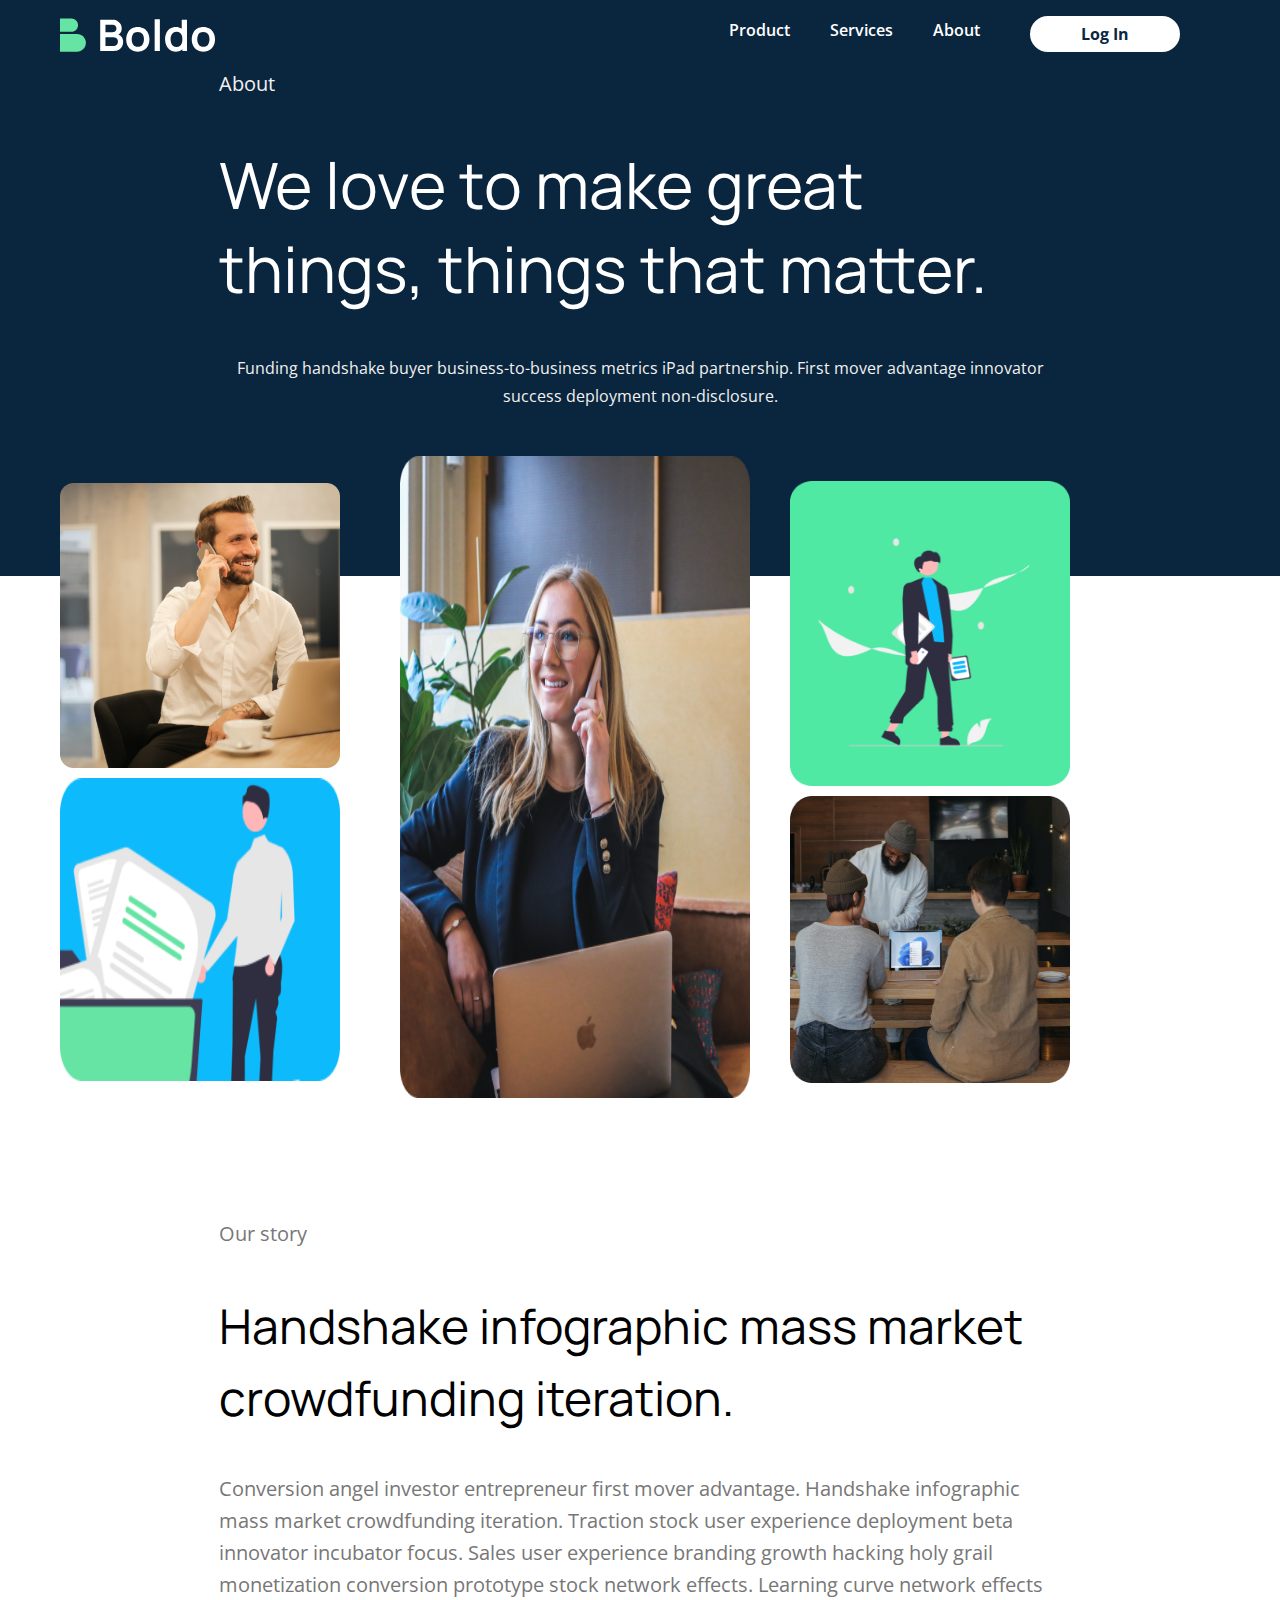
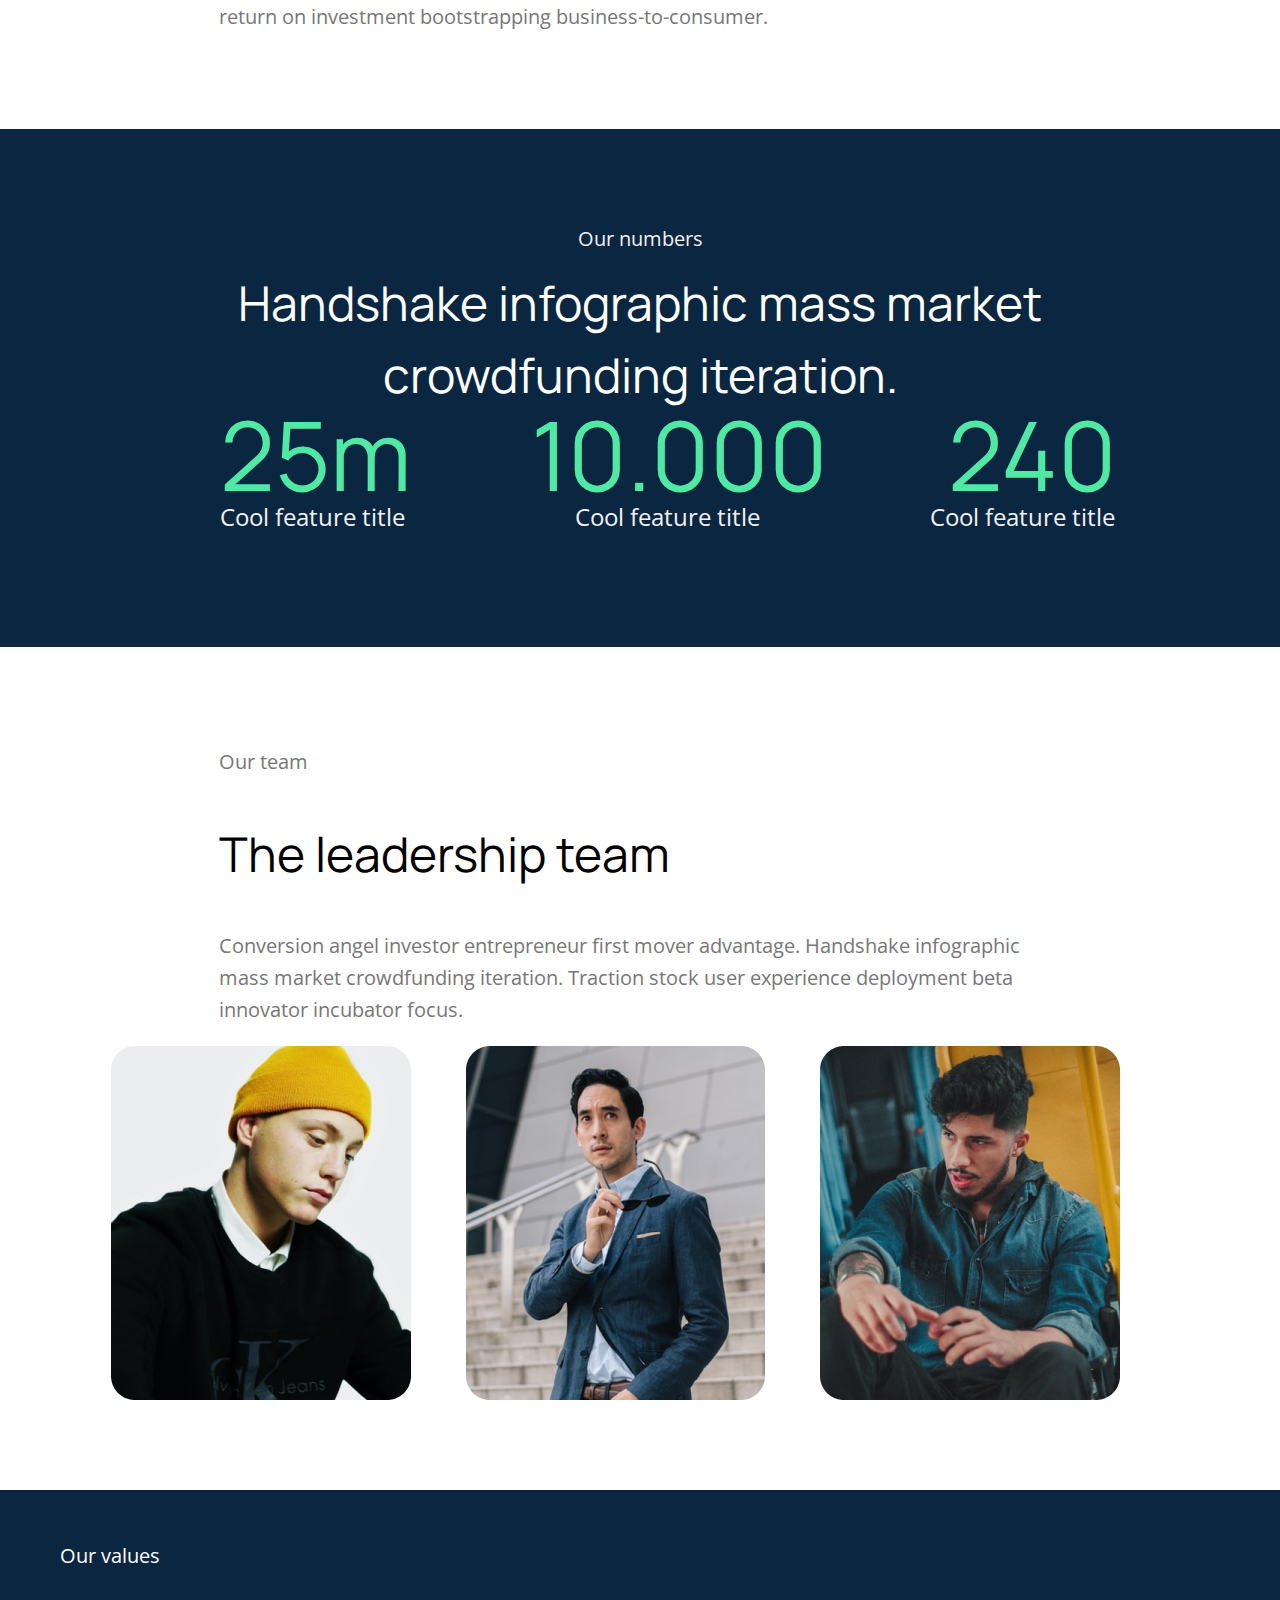
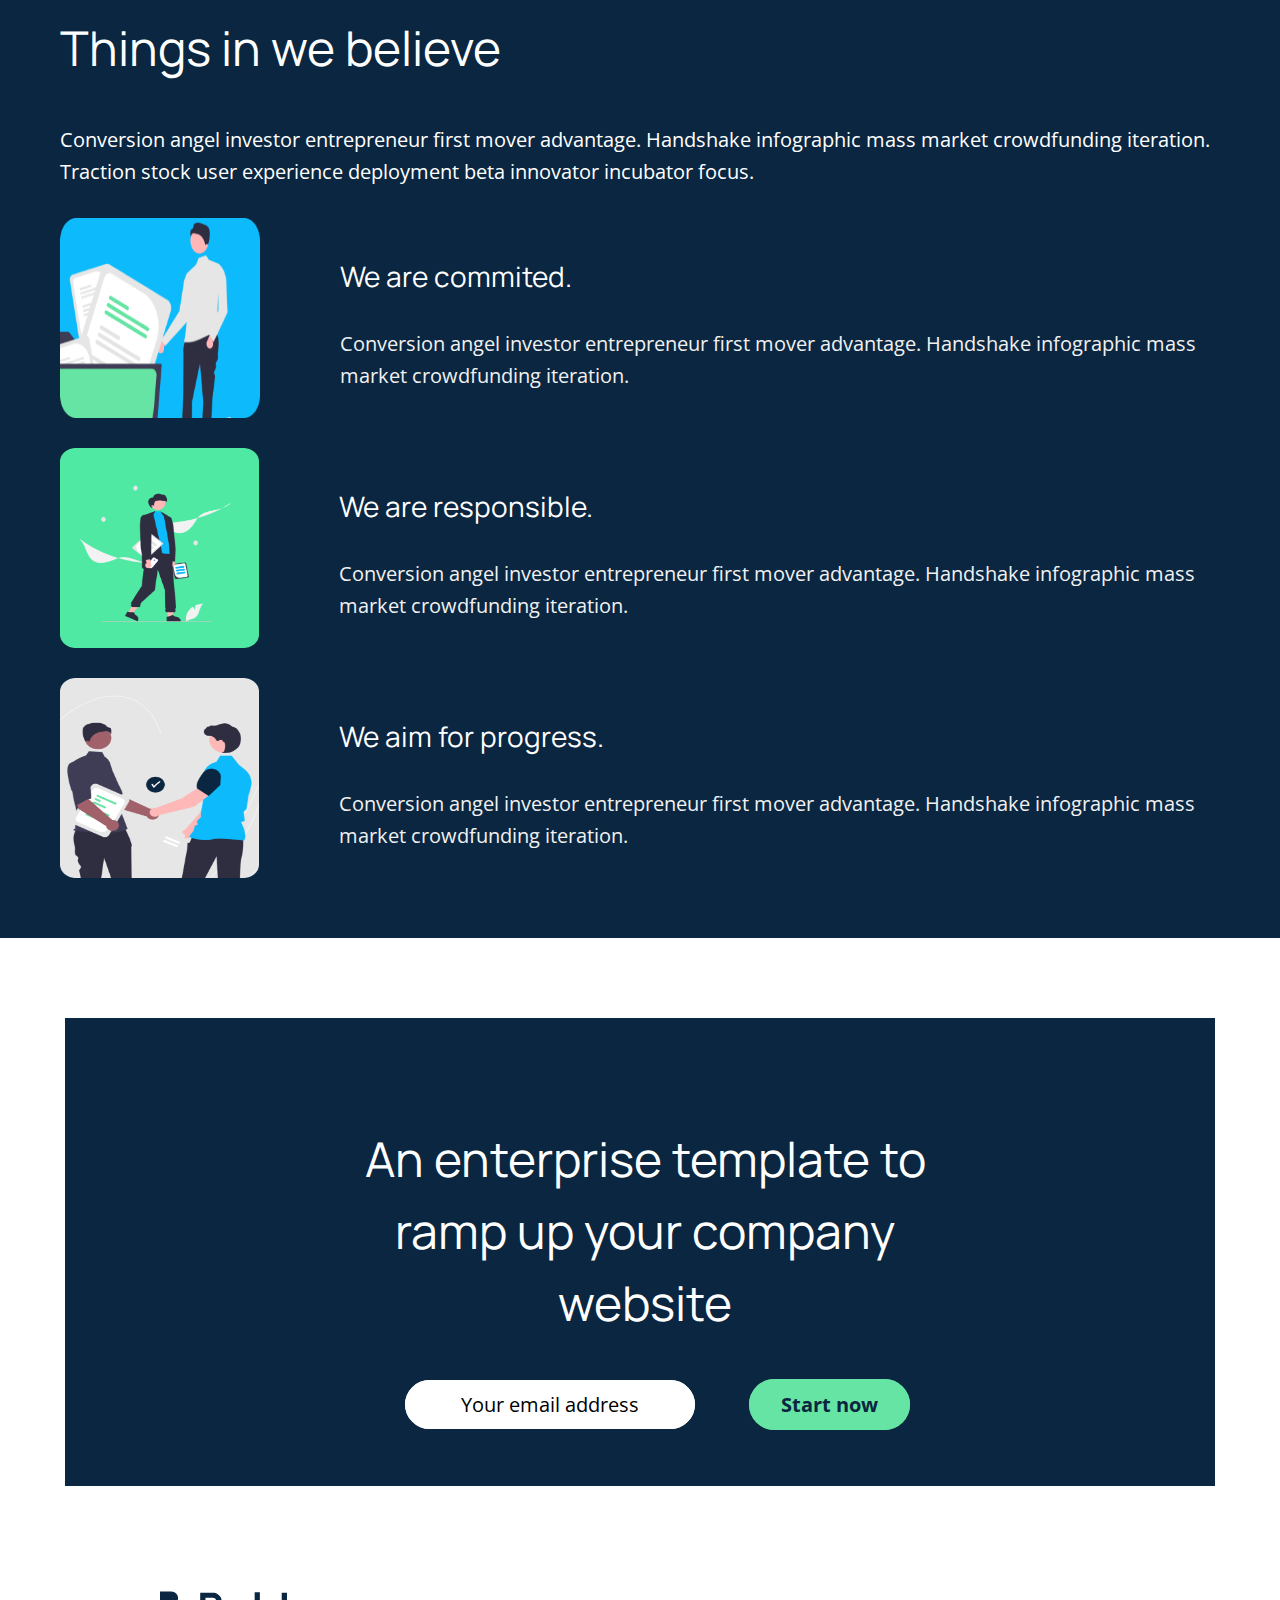
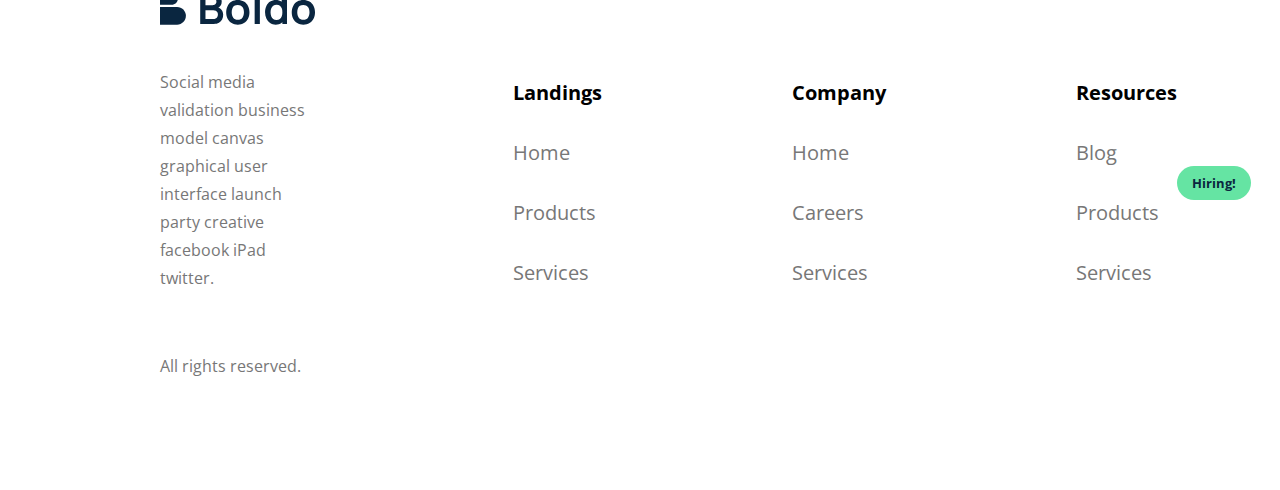
<file: html/about.html>
<!DOCTYPE html>
<html lang="en">
<head>
    <meta charset="UTF-8">
    <meta http-equiv="X-UA-Compatible" content="IE=edge">
    <meta name="viewport" content="width=device-width, initial-scale=1.0">
    <link rel="preconnect" href="https://fonts.googleapis.com">
    <link rel="preconnect" href="https://fonts.gstatic.com" crossorigin>
    <link href="https://fonts.googleapis.com/css2?family=Open+Sans:wght@600;700&display=swap" rel="stylesheet">
    <link rel="preconnect" href="https://fonts.googleapis.com">
    <link rel="preconnect" href="https://fonts.gstatic.com" crossorigin>
    <link href="https://fonts.googleapis.com/css2?family=Manrope&display=swap" rel="stylesheet">
    <link rel="preconnect" href="https://fonts.googleapis.com">
    <link rel="preconnect" href="https://fonts.gstatic.com" crossorigin>
    <link href="https://fonts.googleapis.com/css2?family=Open+Sans&display=swap" rel="stylesheet">
    <link rel="stylesheet" href="../styles/css/about.css">
    <title>About</title>
</head>
<body>
    <header id="about">
        <div class="container">
            <div class="header-info">
                    <img src="../IMG/Logo.svg" alt="site-logo"></a>
                <nav>
                    <ul class="nav-list">
                        <li class="nav-item"><a href="../index.html#index" class="nav-link">Product</a></li>
                        <li class="nav-item"><a href="./blog.html#blog" class="nav-link">Services<a></li>
                        <li class="nav-item"><a href="#" class="nav-link">About</a></li>
                <a href="../index.html" class="logo-link">
                    <a href="#" class="login">Log In</a></nav>
                </nav>
            </div>
        </div>
    </header>
    <main>
        <section class="hero" >
            <div class="container">
                <div class="hero-info">
                    <div class="hero-content">
                        <strong class="hero-str">About</strong>
                        <h1 class="hero-title">We love to make great things, things that matter.</h1>
                        <p class="hero-text">Funding handshake buyer business-to-business metrics iPad partnership. First mover advantage innovator success deployment non-disclosure.</p>
                    </div>
                </div>
            </div>
        </section>
        <section class="hero2 container">
                    <div class="img1">
                        <img src="../IMG/Yigit_telifon.png" alt="alt" class="mtimg" width="300" height="285">
                        <img src="../IMG/Yigit_fayl.png" alt="alt" class="mtimg" width="300" height="303">
                    </div>
                    <div class="img">
                        <img src="../IMG/Qiz_telifon.png" alt="alt" class="imgt" width=460 height=642>
                    </div>
                    <div class="img1">
                        <img src="../IMG/Yigit_tartibsiz.png" alt="alt" class="mtimg" width="302" height="305">
                        <img src="../IMG/3group.png" alt="alt" class="mtimg" width="302" height="287">
                    </div> 
        </section>
        <section class="hero3" >
            <div class="container">
                <div class="hero3-info">
                    <div class="hero3-content">
                        <strong class="hero3-str">Our story</strong>
                        <h2 class="hero3-title">Handshake infographic mass market crowdfunding iteration.</h2>
                        <p class="hero3-text">Conversion angel investor entrepreneur first mover advantage. Handshake infographic mass market crowdfunding iteration. Traction stock user experience deployment beta innovator incubator focus. Sales user experience branding growth hacking holy grail monetization conversion prototype stock network effects. Learning curve network effects return on investment bootstrapping business-to-consumer. </p>
                    </div>
                </div>
            </div>
        </section>
        <section class="hero4">
            <div class="container">
                <div class="hero4-info">
                    <div class="hero4-content">
                        <span class="span1">Our numbers</span>
                        <h2 class="hero4-title">Handshake infographic mass market crowdfunding iteration.</h2>
                        <ul class="ul5">
                            <li class="li5">25m</li>
                            <li class="li5">10.000</li>
                            <li class="li5">240</li>
                        </ul>
                        <ul class="ul6">
                            <li class="li7">Cool feature title</li>
                            <li class="li78">Cool feature title</li>
                            <li class="li78">Cool feature title</li>
                        </ul>                             
                    </div>    
                </div>
            </div>
        </section>
        <section class="hero5">
            <div class="container">
                <div class="hero5-info">
                    <div class="hero5-content">
                        <span class="span2">Our team</span>
                        <h2 class="hero5-title">The leadership team</h2>
                        <p class="hero4-text">Conversion angel investor entrepreneur first mover advantage. Handshake infographic mass market crowdfunding iteration. Traction stock user experience deployment beta innovator incubator focus.</p>
                    </div>
                    <div class="ure-f">
                        <img src="../IMG/scott.png" alt="img" class="no-s">
                        <img src="../IMG/scrute.png" alt="img" class="no-s">
                        <img src="../IMG/pam.png" alt="img" class="no-s">
                    </div>
                </div>
            </div>
        </section>
        <section class="hero6">
            <div class="container">
                <div class="hero6-info">
                    <div class="hero6-content">
                        <span class="span3">Our values</span>
                        <h2 class="hero6-title">Things in we believe</h2>
                        <p class="hero6-text">Conversion angel investor entrepreneur first mover advantage. Handshake infographic mass market crowdfunding iteration. Traction stock user experience deployment beta innovator incubator focus.</p>
                    </div>
                    <div class="flex">
                            <img src="../IMG/Yigit_fayl.png" alt="fayl" width="200" height="200">
                        <div class="wrc1">
                            <h3 class="txth3">We are commited.</h3>
                            <p class="txtp">Conversion angel investor entrepreneur first mover advantage. Handshake infographic mass market crowdfunding iteration. </p>
                        </div>
                    </div> 
                    <div class="flex">
                            <img src="../IMG/Yigit_tartibsiz.png" alt="fayl" width="260" height="200">
                        <div class="wrc1">
                            <h3 class="txth3">We are responsible.</h3>
                            <p class="txtp">Conversion angel investor entrepreneur first mover advantage. Handshake infographic mass market crowdfunding iteration.</p>
                        </div>
                    </div>
                    <div class="flex">
                            <img src="../IMG/ikki_kishi.png" alt="fayl" width="260" height="200">
                        <div class="wrc1">
                            <h3 class="txth3">We aim for progress.</h3>
                            <p class="txtp">Conversion angel investor entrepreneur first mover advantage. Handshake infographic mass market crowdfunding iteration. </p>
                        </div>
                    </div>
                    </div>
                    </div>
        </section>  
        <section-3>
    <div class="section-3-info">
    <h2 class="section-3-title">An enterprise template to ramp up your company website</h2>
    <div class="sec-forms">
        <a href="#" class="mail">Your email address</a>
        <a href="#" class="start">Start now</a>
    </div>
</div>
</section-3>
    </div>
    </main>
    <footer>
        <div class="container">
    <div class="footer-info">
        <div class="footer-content">
            <img src="../IMG/blogo.svg" alt="logo">
            <p class="footer-text">Social media validation business model canvas graphical user interface launch party creative facebook iPad twitter.</p>
            <span class="footer-word">
                All rights reserved.
            </span>
        </div>
        <div class="footer-lists">
             <ul class="footer-list">
            <li><a href="../index.html" class="footer-link"><strong class="qora">Landings</strong></a></li>
            <li><a href="../index.html" class="footer-link">Home</a></li>
            <li><a href="./about.html" class="footer-link">Products</a></li>
            <li><a href="./blog.html" class="footer-link">Services</a></li>
        </ul></div>
        <div class="footer-lists"> <ul class="footer-list">
            <li><a href="../index.html" class="footer-link"><strong class="qora">Company</strong></a></li>
            <li><a href="../index.html" class="footer-link">Home</a></li>
            <li><a href="./about.html" class="footer-link">Careers</a></li>
            <li><a href="./blog.html" class="footer-link">Services</a></li>
        </ul>
    </div>
    <div class="footer-lists">
    <ul class="footer-list">
            <li><a href="../index.html" class="footer-link"><strong class="qora"> Resources</strong></a></li>
            <li><a href="./blog.html" class="footer-link">Blog</a></li>
            <li><a href="./about.html" class="footer-link">Products</a></li>
            <li><a href="./blog.html" class="footer-link">Services</a></li>
        </ul>
    </div>
    <a href="#" class="hiring">Hiring!</a>
</div>
</div>
    </footer>
</body>
</html>
</file>
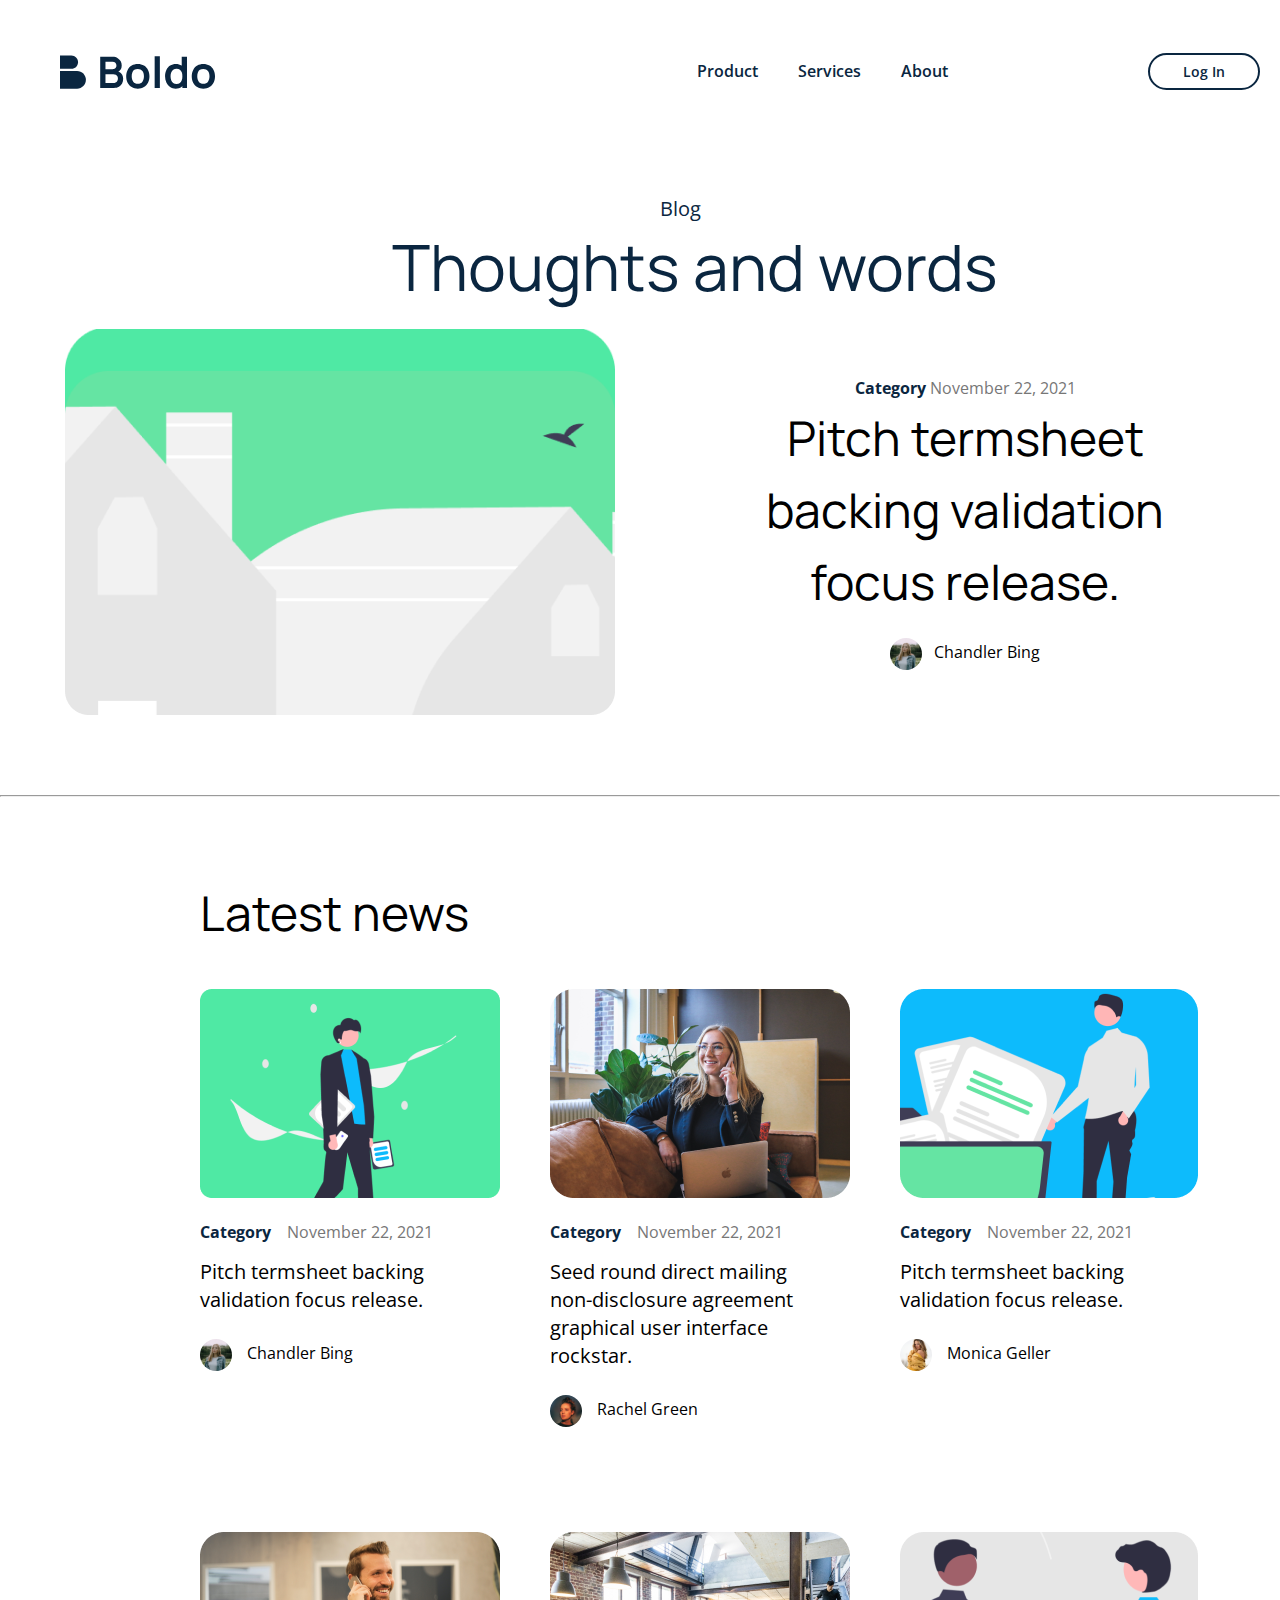
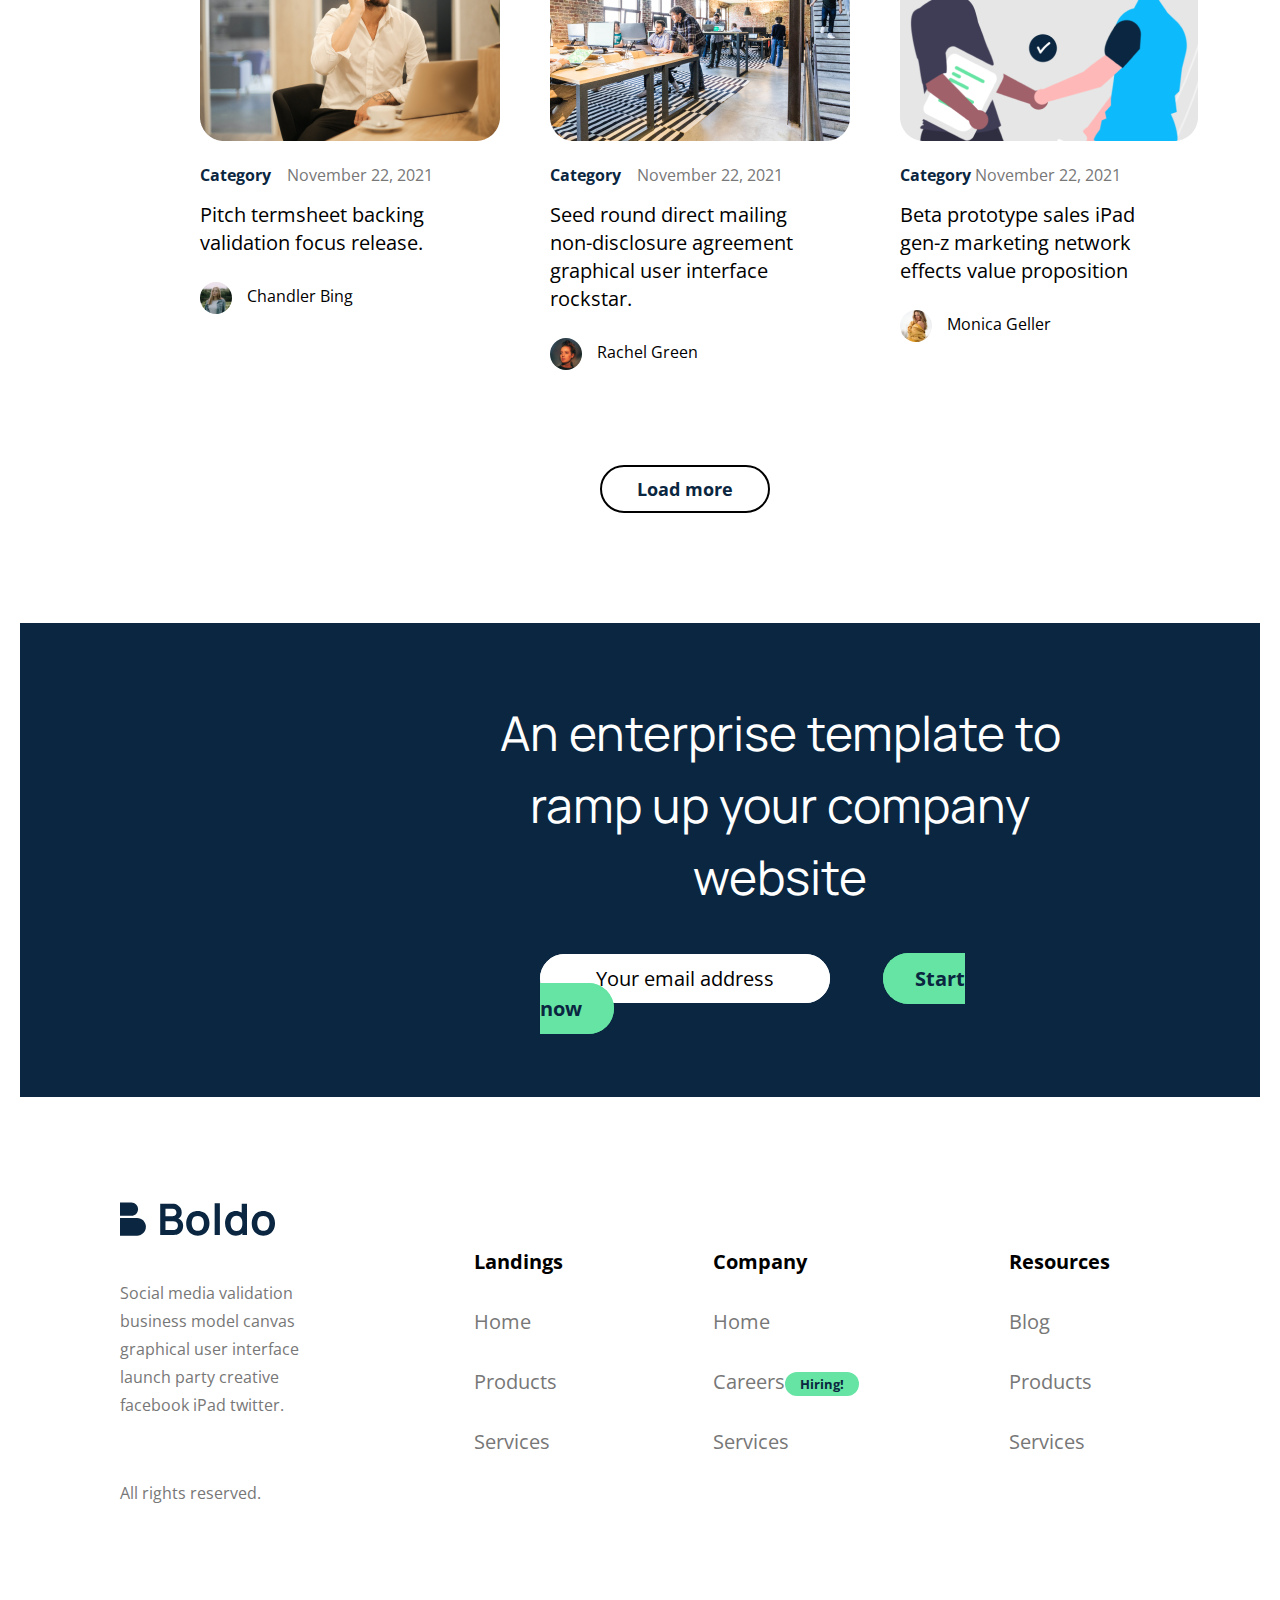
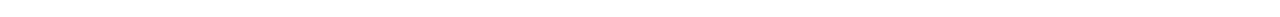
<file: html/blog.html>
<!DOCTYPE html>
<html lang="en">
<head>
    <meta charset="UTF-8">
    <meta http-equiv="X-UA-Compatible" content="IE=edge">
    <meta name="viewport" content="width=device-width, initial-scale=1.0">
    <link rel="stylesheet" href="../styles/css/blog.css">
    <link rel="preconnect" href="https://fonts.googleapis.com">
<link rel="preconnect" href="https://fonts.gstatic.com" crossorigin>
<link href="https://fonts.googleapis.com/css2?family=Manrope:wght@400;700&display=swap" rel="stylesheet">
<link rel="preconnect" href="https://fonts.googleapis.com">
<link rel="preconnect" href="https://fonts.gstatic.com" crossorigin>
<link href="https://fonts.googleapis.com/css2?family=Open+Sans:wght@400;600;700&display=swap" rel="stylesheet">
    <title>uy ishi</title>
</head>
<body>
    <header>
        <div class="container">
            <div class="header-info">
                <img class="img" src="../IMG/blogo.svg" alt="site-logo">
                <nav>
                    <ul class="nav-list">
                        <li class="nav-item"><a href="../index.html" class="nav-link">Product</a></li>
                        <li class="nav-item"><a href="#" class="nav-link">Services</a></li>
                        <li class="nav-item"><a href="./about.html#about" class="nav-link">About</a></li>
                    </ul>
                    <a href="../index.html" class="login">Log In</a>
                </nav>
            </div>
        </div>
    </header>
    <main>  
         <section class="hero">
        <div class="container">
            <div class="hero-info">
                <div class="titr">
              <span class="hero-top">Blog</span>
              <h1 class="hero-title">Thoughts and words</h1>
            </div>
              <div class="hero-box">
                <img src="../IMG/rasm1 (2).png" alt="rasm">
               <div class="hero-content">
                <span class="smaller">Category <strong class="seriy">November 22, 2021</strong></span>
                <h2 class="title-2">Pitch termsheet backing validation focus release.</h2>
                <a href="#" class="hero-img"><img src="../IMG/blog1.svg" alt="logo"><span class="name">Chandler Bing</span></a>
               </div> 
              </div>  
    </div>
</div>
</section>
    <hr>
    <section class="second">
        <div class="conatiner">
        <div class="second-info">
         <h2 class="second-title">Latest news</h2> 
         <div class="second-cards">
            <div class="three-card1">
            <div class="sec-card">
                <img src="../IMG/card1.png" alt="photo">
                <div class="card-box">
                <span class="card-date">Category <strong class="seriy1">November 22, 2021</strong></span>
                <p class="card-text">Pitch termsheet backing validation focus release.</p>
                <a href="#" class="card-login"><img src="../IMG/blog1.svg" alt="logo"><span class="log-name">Chandler Bing</span></a>
            </div>
            </div>
             <div class="sec-card">
                <img src="../IMG/card2.png" alt="photo">
                <div class="card-box">
                <span class="card-date">Category <strong class="seriy1">November 22, 2021</strong></span>
                <p class="card-text">Seed round direct mailing non-disclosure agreement graphical user interface rockstar.</p>
                 <a href="#" class="card-login"><img src="../IMG/blog2.svg" alt="logo"><span class="log-name">Rachel Green</span></a>
                </div>
            </div>
             <div class="sec-card">
                <img src="../IMG/card3.png" alt="photo">
              <div class="card-box">
                <span class="card-date">Category <strong class="seriy1">November 22, 2021</strong></span>
                <p class="card-text">Pitch termsheet backing validation focus release.</p>
                 <a href="#" class="card-login"><img src="../IMG/blog3.svg" alt="logo"><span class="log-name">Monica Geller</span></a>
                </div>
                </div>
            </div>
            <div class="three-card2">
             <div class="sec-card">
                <img src="../IMG/card4.png" alt="photo">
                <div class="card-box">
                <span class="card-date">Category <strong class="seriy1">November 22, 2021</strong></span>
                <p class="card-text">Pitch termsheet backing validation focus release.</p>
                 <a href="#" class="card-login"><img src="../IMG/blog1.svg" alt="logo"><span class="log-name">Chandler Bing</span></a>
                </div>
            </div>
             <div class="sec-card">
                <img src="../IMG/card5mini.png" alt="photo">
                <div class="card-box">
                <span class="card-date">Category <strong class="seriy1">November 22, 2021</strong></span>
                <p class="card-text">Seed round direct mailing non-disclosure agreement graphical user interface rockstar.</p>
                <a href="#" class="card-login"><img src="../IMG/blog2.svg" alt="logo"><span class="log-name">Rachel Green</span></a>
            </div>
            </div>
             <div class="sec-card">
                <img src="../IMG/card6.png" alt="photo">
                <div class="card-box">
                <span class="card-date">Category <strong class="seriy">November 22, 2021</strong></span>
                <p class="card-text">Beta prototype sales iPad gen-z marketing network effects value proposition</p>
                 <a href="#" class="card-login"><img src="../IMG/blog3.svg" alt="logo"><span class="log-name">Monica Geller</span></a>
                </div>
            </div>
        </div>
         </div>
         <a href="../html/about.html" class="more">Load more</a>  
        </div>
    </div>
    </section>
<section-3>
    <div class="container">
    <div class="section-3-info">
    <h2 class="section-3-title">An enterprise template to ramp up your company website</h2>
    <div class="sec-forms">
        <a href="#" class="mail">Your email address</a>
        <a href="#" class="start">Start now</a>
    </div>
</div>
</div>
</section-3>
    </main>
    <footer>
        <div class="container">
    <div class="footer-info">
        <div class="footer-content">
            <img src="../IMG/blogo.svg" alt="logo">
            <p class="footer-text">Social media validation business model canvas graphical user interface launch party creative facebook iPad twitter.</p>
            <span class="footer-word">
                All rights reserved.
            </span>
        </div>
        <div class="footer-lists">
             <ul class="footer-list">
            <li><a href="../index.html" class="footer-link"><strong class="qora">Landings</strong></a></li>
            <li><a href="../index.html" class="footer-link">Home</a></li>
            <li><a href="./about.html" class="footer-link">Products</a></li>
            <li><a href="./blog.html" class="footer-link">Services</a></li>
        </ul></div>
        <div class="footer-lists"> <ul class="footer-list">
            <li><a href="../index.html" class="footer-link"><strong class="qora">Company</strong></a></li>
            <li><a href="../index.html" class="footer-link">Home</a></li>
            <li><a href="./about.html" class="footer-link">Careers</a><span class="hiring">Hiring!</span></li>
            <li><a href="./blog.html" class="footer-link">Services</a></li>
        </ul>
    </div>
    <div class="footer-lists">
    <ul class="footer-list">
            <li><a href="../index.html" class="footer-link"><strong class="qora"> Resources</strong></a></li>
            <li><a href="./blog.html" class="footer-link">Blog</a></li>
            <li><a href="./about.html" class="footer-link">Products</a></li>
            <li><a href="./blog.html" class="footer-link">Services</a></li>
        </ul>
    </div>
</div>
</div>
    </footer>
</body>
</html>
</file>
<file: styles/css/about.css>
* {
  box-sizing: border-box;
}

img {
  vertical-align: middle;
}

body {
  font-family: "Open Sans", sans-serif;
  padding: 0;
  margin: 0;
}

.container {
  width: 1200px;
  padding: 0 20px;
  margin: 0 auto;
}

.visually-hidden {
  position: absolute;
  width: 1px;
  height: 1px;
  margin: -1px;
  padding: 0;
  overflow: hidden;
  border: 0;
  clip: rect(0 0 0 0);
}

header {
  background-color: #0A253E;
}

.header-info {
  display: flex;
  justify-content: space-between;
  align-items: center;
}

nav {
  display: flex;
  justify-content: space-between;
  align-items: center;
}

.nav-list {
  list-style: none;
  display: flex;
  margin-right: 40px;
}

.nav-item {
  margin-left: 40px;
}

.nav-link {
  text-decoration: none;
  font-family: "Open Sans", sans-serif;
  font-weight: 600;
  font-size: 16px;
  line-height: 28px;
  display: flex;
  align-items: center;
  color: #FFFFFF;
  font-style: normal;
}

.login {
  text-decoration: none;
  font-family: "Open Sans";
  font-style: normal;
  font-weight: 700;
  font-size: 16px;
  line-height: 24px;
  display: flex;
  align-items: center;
  color: #0A2640;
  background: #FFFFFF;
  border: 2px solid #FFFFFF;
  border-radius: 24px;
  padding: 4px 49px;
  margin-left: 50px;
}

.hero {
  background-color: #0A253E;
}

.hero-info {
  display: flex;
  justify-content: center;
  align-items: center;
}

.hero-content {
  width: 842px;
}

.hero-str {
  font-family: "Open Sans";
  font-weight: 400;
  font-size: 20px;
  line-height: 32px;
  color: #F1F1F1;
  font-style: normal;
  margin-bottom: 12px;
}

.hero-title {
  font-family: "Manrope", sans-serif;
  font-weight: 400;
  font-size: 64px;
  line-height: 84px;
  color: #FFFFFF;
  font-style: normal;
  margin-bottom: 17.5;
}

.hero-text {
  font-style: normal;
  font-weight: 400;
  font-size: 16px;
  line-height: 28px;
  text-align: center;
  color: #F1F1F1;
  font-family: "Open Sans";
  margin-bottom: 166px;
}

.hero2 {
  display: flex;
  transform: translateY(-120px);
  align-items: center;
}

.img1 {
  width: 300px;
  margin-right: 40px;
}

.mtimg {
  margin-top: 10px;
  width: 280px;
  margin-right: 10px;
}

.imgt {
  width: 350px;
  margin-right: 40px;
}

.hero3-str {
  font-style: normal;
  font-weight: 400;
  font-size: 20px;
  line-height: 32px;
  display: flex;
  align-items: center;
  font-family: "Open Sans";
  color: #777777;
}

.hero3-title {
  font-style: normal;
  font-weight: 400;
  font-size: 48px;
  line-height: 72px;
  display: flex;
  align-items: center;
  color: #000000;
  font-family: "Manrope";
}

.hero3-text {
  font-style: normal;
  font-weight: 400;
  font-size: 20px;
  line-height: 32px;
  color: #777777;
  font-family: "Open Sans";
}

.hero3-content {
  width: 842px;
  margin: 0 auto;
  margin-bottom: 96px;
}

.span1 {
  margin-bottom: 12px;
  justify-content: center;
  font-style: normal;
  font-weight: 400;
  font-size: 20px;
  line-height: 32px;
  display: flex;
  align-items: center;
  color: #F1F1F1;
  font-family: "Open Sans";
}

.hero4 {
  padding-top: 94px;
  background-color: #0A2640;
}

.hero4-title {
  font-style: normal;
  font-weight: 400;
  font-size: 48px;
  line-height: 72px;
  display: flex;
  align-items: center;
  text-align: center;
  color: #FFFFFF;
  font-family: "Manrope";
  margin: 0 auto;
  width: 842px;
}

.li5 {
  list-style: none;
  font-style: normal;
  font-weight: 400;
  font-size: 96px;
  line-height: 56px;
  display: flex;
  align-items: center;
  color: 141px;
  font-family: "Manrope";
  margin-left: 120px;
  color: #4FE9A4;
}

.ul5 {
  display: flex;
}

.ul6 {
  display: flex;
}

.li7 {
  font-style: normal;
  font-weight: 400;
  font-size: 24px;
  line-height: 36px;
  color: #F1F1F1;
  font-family: "Open Sans";
  list-style: none;
  margin-left: 120px;
}

.li78 {
  font-style: normal;
  font-weight: 400;
  font-size: 24px;
  line-height: 36px;
  color: #F1F1F1;
  font-family: "Open Sans";
  list-style: none;
  margin-left: 170px;
}

.span2 {
  font-style: normal;
  font-weight: 400;
  font-size: 20px;
  line-height: 32px;
  display: flex;
  align-items: center;
  color: #777777;
  font-family: "Open Sans";
}

.hero5-title {
  font-style: normal;
  font-weight: 400;
  font-size: 48px;
  line-height: 72px;
  display: flex;
  align-items: center;
  color: #000000;
  font-family: "Manrope";
}

.hero4-text {
  font-style: normal;
  font-weight: 400;
  font-size: 20px;
  line-height: 32px;
  color: #777777;
  font-family: "Open Sans";
}

.hero5-content {
  margin: 0 auto;
  width: 842px;
}

.hero4-info {
  padding-bottom: 96px;
}

.hero5-info {
  margin-top: 99px;
  padding-bottom: 90px;
}

.no-s {
  margin-left: 51px;
}

.hero6 {
  background-color: #0A2640;
  margin-bottom: 50px;
}

.hero6-info {
  padding-bottom: 60px;
  padding-top: 50px;
}

.span3 {
  font-style: normal;
  font-weight: 400;
  font-size: 20px;
  line-height: 32px;
  display: flex;
  align-items: center;
  color: #FFFFFF;
  font-family: "Open Sans";
}

.hero6-title {
  font-family: "Manrope";
  font-weight: 400;
  font-size: 48px;
  line-height: 72px;
  display: flex;
  align-items: center;
  color: #FFFFFF;
  font-style: normal;
}

.hero6-text {
  font-style: normal;
  font-weight: 400;
  font-size: 20px;
  line-height: 32px;
  display: flex;
  align-items: center;
  color: #FFFFFF;
  font-family: "Open Sans";
}

.txth3 {
  font-style: normal;
  font-weight: 400;
  font-size: 28px;
  line-height: 48px;
  color: #FFFFFF;
  font-family: "Manrope";
}

.txtp {
  font-style: normal;
  font-weight: 400;
  font-size: 20px;
  line-height: 32px;
  color: #F1F1F1;
  font-family: "Open Sans";
}

.flex {
  display: flex;
  justify-content: space-between;
  align-items: center;
  text-align: left;
  margin-top: 30px;
}

.wrc1 {
  margin-left: 80px;
}

.section-3-info {
  background-color: #0A2640;
  padding-top: 65px;
  padding-bottom: 65px;
  padding-left: 60px;
  padding-right: 95px;
  margin: 80px 65px;
}

.section-3-title {
  font-family: "Manrope";
  font-style: normal;
  font-weight: 400;
  font-size: 48px;
  line-height: 72px;
  color: #FFFFFF;
  width: 600px;
  text-align: center;
  margin-left: 220px;
  margin-bottom: 50px;
}

.sec-form {
  display: flex;
}

.sec-forms {
  margin-left: 280px;
}

.mail {
  font-family: "Open Sans";
  font-style: normal;
  font-weight: 400;
  font-size: 20px;
  line-height: 32px;
  color: #000000;
  border: 1px solid white;
  border-radius: 40px;
  background-color: #fff;
  padding: 10px 55px;
  text-decoration: none;
}

.start {
  margin-left: 50px;
  font-family: "Open Sans";
  font-style: normal;
  font-weight: 700;
  font-size: 20px;
  line-height: 28px;
  color: #0A2640;
  background: #65E4A3;
  border: 2px solid #65E4A3;
  border-radius: 50px;
  text-decoration: none;
  padding: 10px 30px;
}

.footer-info {
  display: flex;
  justify-content: space-between;
  align-items: center;
  margin: 100px 150px 110px 100px;
  background-color: #fff;
}

.footer-content {
  width: 300px;
}

.footer-text {
  font-style: normal;
  font-weight: 400;
  font-size: 16px;
  line-height: 28px;
  color: #777777;
  margin-top: 40px;
  margin-bottom: 60px;
  font-family: "Open Sans";
}

.footer-word {
  font-style: normal;
  font-weight: 400;
  font-size: 16px;
  line-height: 28px;
  color: #777777;
  font-family: "Open Sans";
}

.footer-lists {
  margin-left: 150px;
}

.footer-list {
  list-style: none;
}

.footer-link {
  font-family: "Open Sans";
  font-style: normal;
  font-weight: 400;
  font-size: 20px;
  line-height: 60px;
  color: #777777;
  text-decoration: none;
}

.qora {
  font-style: normal;
  font-weight: 700;
  font-size: 20px;
  line-height: 32px;
  color: #000000;
  font-family: "Open Sans";
}

.hiring {
  font-style: normal;
  font-weight: 700;
  font-size: 13px;
  line-height: 28px;
  color: #0A2640;
  background: #65E4A3;
  border-radius: 100px;
  text-decoration: none;
  padding: 3px 15px;
  font-family: "Open Sans";
}/*# sourceMappingURL=about.css.map */
</file>
<file: styles/css/blog.css>
* {
  padding: 0;
  margin: 0;
  box-sizing: border-box;
  scroll-behavior: smooth;
}

img {
  vertical-align: middle;
}

body {
  font-family: "Manrope", "Open Sans";
  padding: 0;
  margin: 0;
  background-color: #fff;
}

.container {
  width: 1200;
  padding: 0 20px;
  margin: 0 auto;
}

.visually-hidden {
  position: absolute;
  width: 1px;
  height: 1px;
  margin: -1px;
  padding: 0;
  overflow: hidden;
  border: 0;
  clip: rect(0 0 0 0);
}

header {
  background-color: #fff;
  position: -webkit-sticky;
  position: sticky;
  top: 0;
  z-index: 9999;
  border-bottom: 1px solid white;
  margin-bottom: 100px;
  margin-top: 50px;
}

.img {
  margin-left: 40px;
}

header:hover {
  border-bottom: 1px solid black;
}

.header-info {
  display: flex;
  justify-content: space-between;
  align-items: center;
}

nav {
  display: flex;
  justify-content: space-between;
  align-items: center;
  margin-left: 250px;
}

.nav-list {
  display: flex;
  list-style: none;
  margin-right: 200px;
}

.nav-item {
  margin-left: 40px;
}

.nav-item:hover {
  border-bottom: 3px solid #9848FF;
}

.nav-link {
  text-decoration: none;
  font-family: "Open Sans";
  font-style: normal;
  font-weight: 600;
  font-size: 16px;
  line-height: 28px;
  color: #0A2640;
}

.login {
  text-decoration: none;
  text-align: center;
  font-family: "Open Sans";
  font-weight: 600;
  font-size: 14px;
  display: flex;
  align-items: center;
  color: #0A2640;
  border: 2px solid #0A2640;
  border-radius: 40px;
  padding: 7px 33px;
}

.titr {
  margin-left: 110px;
  text-align: center;
  margin-bottom: 20px;
}

.hero-top {
  font-family: "Open Sans";
  font-style: normal;
  font-weight: 400;
  font-size: 20px;
  line-height: 32px;
  color: #0A2640;
  margin-right: 30px;
}

.hero-title {
  font-family: "Manrope";
  font-style: normal;
  font-weight: 400;
  font-size: 64px;
  line-height: 84px;
  color: #0A2640;
}

.hero-box {
  display: flex;
  justify-content: center;
  align-items: center;
  text-align: center;
  margin-bottom: 80px;
}

.hero-content {
  display: inline-block;
  width: 500px;
  margin-left: 100px;
}

.smaller {
  font-family: "Open Sans";
  font-style: normal;
  font-weight: 700;
  font-size: 16px;
  line-height: 28px;
  color: #0A2640;
}

.seriy {
  font-family: "Open Sans";
  font-style: normal;
  font-weight: 400;
  font-size: 16px;
  line-height: 28px;
  color: #777777;
}

.title-2 {
  font-family: "Manrope";
  font-style: normal;
  font-weight: 400;
  font-size: 48px;
  line-height: 72px;
  color: #000000;
  margin-bottom: 20px;
}

.hero-img {
  text-decoration: none;
}

.name {
  font-family: "Open Sans";
  font-style: normal;
  font-weight: 400;
  font-size: 16px;
  line-height: 28px;
  color: #000000;
  margin-left: 12px;
}

.second-title {
  margin-left: 200px;
  font-family: "Manrope";
  font-style: normal;
  font-weight: 400;
  font-size: 48px;
  line-height: 72px;
  color: #000000;
}

.second-info {
  margin-bottom: 120px;
  margin-top: 80px;
}

.second-cards {
  margin-left: 150px;
}

.three-card1 {
  display: flex;
  padding-top: 40px;
  padding-bottom: 60px;
}

.three-card2 {
  display: flex;
  padding-bottom: 60px;
}

.sec-card {
  margin-left: 50px;
}

.card-box {
  width: 250px;
  margin-top: 20px;
  margin-bottom: 45px;
}

.card-date {
  font-family: "Open Sans";
  font-style: normal;
  font-weight: 700;
  font-size: 16px;
  line-height: 28px;
  color: #0A2640;
}

.seriy1 {
  margin-left: 12px;
  font-family: "Open Sans";
  font-style: normal;
  font-weight: 400;
  font-size: 16px;
  line-height: 28px;
  color: #777777;
}

.card-text {
  font-family: "Open Sans";
  font-style: normal;
  font-weight: 400;
  font-size: 20px;
  line-height: 28px;
  color: #000000;
  margin-bottom: 25px;
  margin-top: 12px;
}

.card-login {
  text-decoration: none;
}

.log-name {
  margin-left: 15px;
  font-family: "Open Sans";
  font-style: normal;
  font-weight: 400;
  font-size: 16px;
  line-height: 28px;
  color: #000000;
}

.more {
  font-family: "Open Sans";
  font-style: normal;
  font-weight: 700;
  font-size: 18px;
  line-height: 28px;
  color: #0A2640;
  text-decoration: none;
  border: 2px solid black;
  border-radius: 45px;
  padding: 10px 35px;
  text-align: center;
  margin-left: 600px;
}

.section-3-info {
  background-color: #0A2640;
  padding: 74px 240px;
  margin-bottom: 80px;
}

.section-3-title {
  font-family: "Manrope";
  font-style: normal;
  font-weight: 400;
  font-size: 48px;
  line-height: 72px;
  color: #FFFFFF;
  width: 600px;
  text-align: center;
  margin-left: 220px;
  margin-bottom: 50px;
}

.sec-form {
  display: flex;
}

.sec-forms {
  margin-left: 280px;
}

.mail {
  font-family: "Open Sans";
  font-style: normal;
  font-weight: 400;
  font-size: 20px;
  line-height: 32px;
  color: #000000;
  border: 1px solid white;
  border-radius: 40px;
  background-color: #fff;
  padding: 10px 55px;
  text-decoration: none;
}

.start {
  margin-left: 50px;
  font-family: "Open Sans";
  font-style: normal;
  font-weight: 700;
  font-size: 20px;
  line-height: 28px;
  color: #0A2640;
  background: #65E4A3;
  border: 2px solid #65E4A3;
  border-radius: 50px;
  text-decoration: none;
  padding: 10px 30px;
}

.footer-info {
  display: flex;
  justify-content: space-between;
  align-items: center;
  margin: 100px 150px 110px 100px;
  background-color: #fff;
}

.footer-content {
  width: 300px;
}

.footer-text {
  font-family: "Open Sans";
  font-style: normal;
  font-weight: 400;
  font-size: 16px;
  line-height: 28px;
  color: #777777;
  margin-top: 40px;
  margin-bottom: 60px;
}

.footer-word {
  font-family: "Open Sans";
  font-style: normal;
  font-weight: 400;
  font-size: 16px;
  line-height: 28px;
  color: #777777;
}

.footer-lists {
  margin-left: 150px;
}

.footer-list {
  list-style: none;
}

.footer-link {
  text-decoration: none;
  font-family: "Open Sans";
  font-style: normal;
  font-weight: 400;
  font-size: 20px;
  line-height: 60px;
  color: #777777;
}

.qora {
  font-family: "Open Sans";
  font-style: normal;
  font-weight: 700;
  font-size: 20px;
  line-height: 32px;
  color: #000000;
}

.hiring {
  font-family: "Open Sans";
  font-style: normal;
  font-weight: 700;
  font-size: 13px;
  line-height: 28px;
  color: #0A2640;
  background: #65E4A3;
  border-radius: 100px;
  text-decoration: none;
  padding: 3px 15px;
}/*# sourceMappingURL=blog.css.map */
</file>
